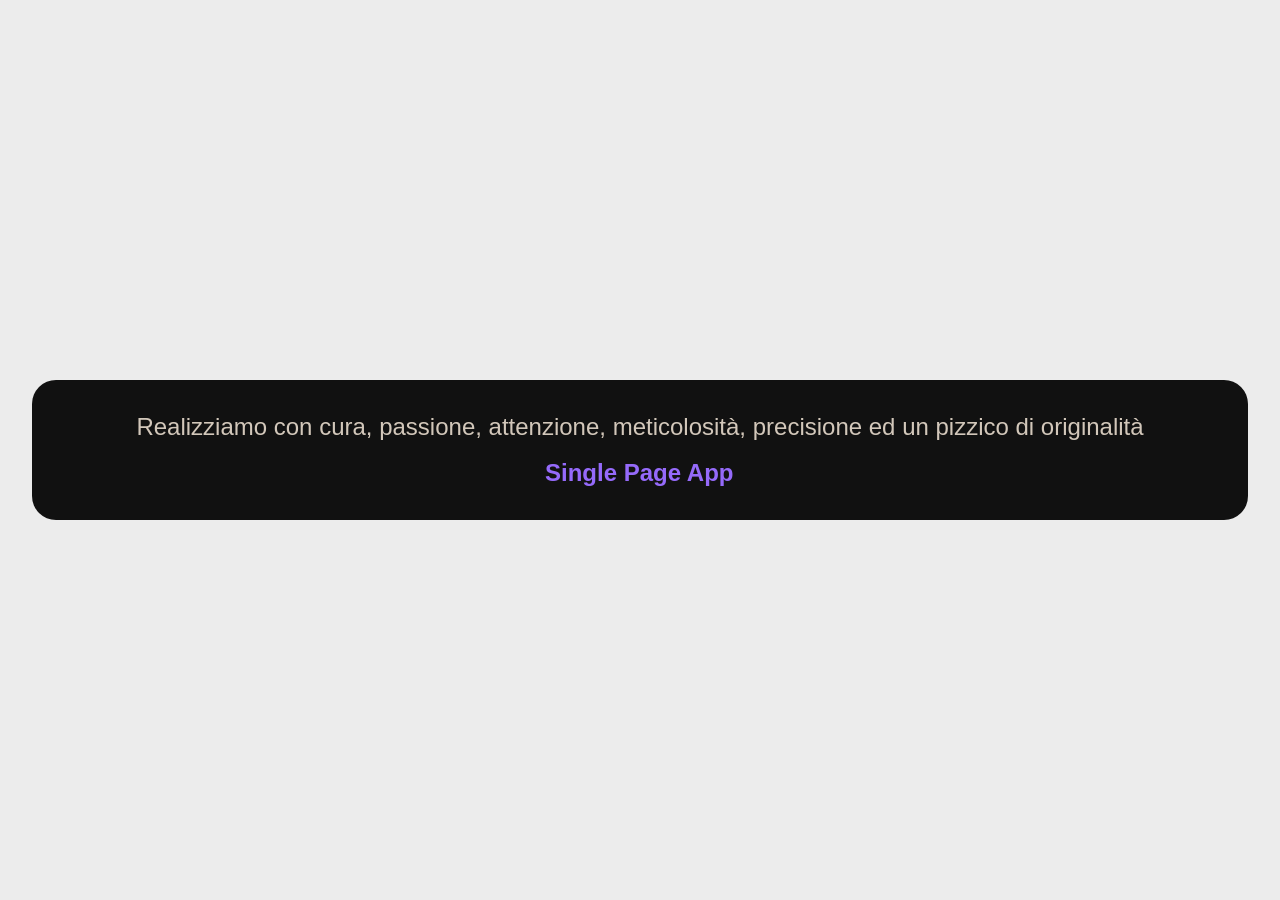
<file: phrasepage/index.html>
<!DOCTYPE html>
<html lang="en">
<head>
    <meta charset="UTF-8">
    <meta name="viewport" content="width=device-width, initial-scale=1.0">
    <link rel="preconnect" href="https://fonts.gstatic.com">
		<link href="https://fonts.googleapis.com/css2?family=Bree+Serif&display=swap" rel="stylesheet">
    <link rel="stylesheet" href="styles.css">
    <title>Document</title>
</head>
<body>
  <div class="card">
    <div class="loader">
      <p>
        Realizziamo con cura, passione, attenzione, meticolosità,
        precisione ed un pizzico di originalità
      </p>

      <div class="words">
        <div class="word-track">
          <span class="word">Single Page App</span>
          <span class="word">Interfacce Web</span>
          <span class="word">App Native</span>
          <span class="word">Single Page App</span>
          <span class="word">Interfacce Web</span>
          <span class="word">App Native</span>
        </div>
      </div>
    </div>
  </div>
</html>
</file>
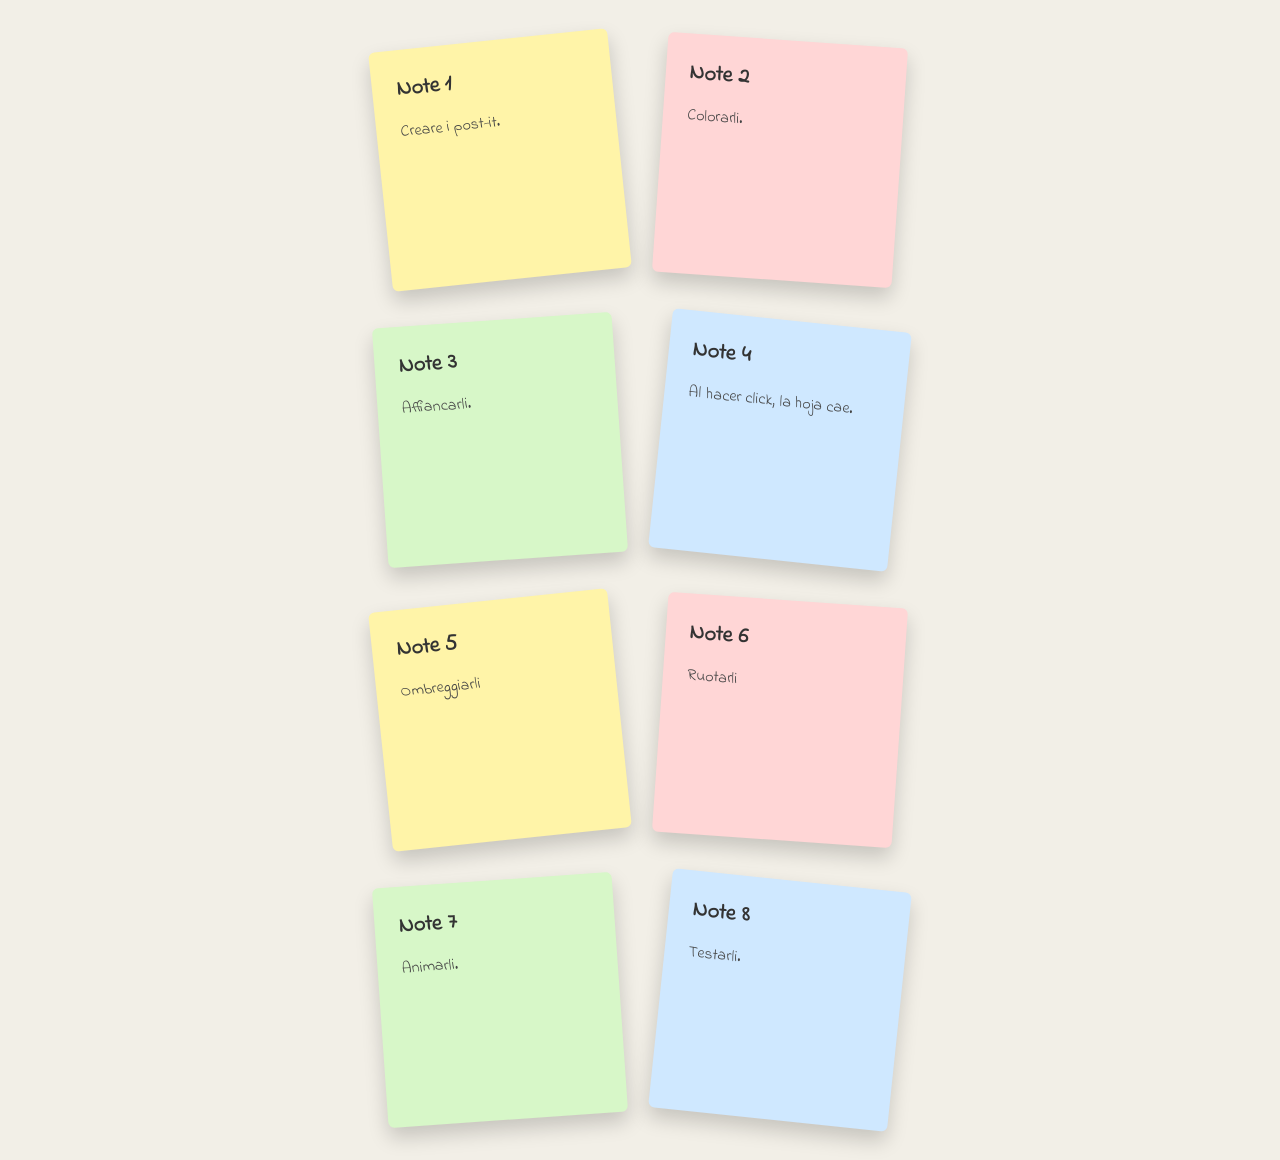
<file: Post-itPage/index.html>
<!DOCTYPE html>
<html lang="es">
<head>
  <meta charset="UTF-8" />
  <meta name="viewport" content="width=device-width, initial-scale=1.0" />
  <link rel="preconnect" href="https://fonts.gstatic.com">
  <link href="https://fonts.googleapis.com/css2?family=Indie+Flower&display=swap" rel="stylesheet">
  <link rel="stylesheet" href="styles.css" />
  <title>Post-it Animados</title>
</head>
<body>
  <main class="page">
    <section class="postit-area">
      <div class="postit postit-1">
        <div class="postit-corner"></div>
        <h2 class="postit-title">Note 1</h2>
        <p class="postit-text">Creare i post-it.</p>
      </div>

      <div class="postit postit-2">
        <div class="postit-corner"></div>
        <h2 class="postit-title">Note 2</h2>
        <p class="postit-text">Colorarli.</p>
      </div>

      <div class="postit postit-3">
        <div class="postit-corner"></div>
        <h2 class="postit-title">Note 3</h2>
        <p class="postit-text">Affiancarli.</p>
      </div>

      <div class="postit postit-4">
        <div class="postit-corner"></div>
        <h2 class="postit-title">Note 4</h2>
        <p class="postit-text">Al hacer click, la hoja cae.</p>
      </div>
      <div class="postit postit-1">
        <div class="postit-corner"></div>
        <h2 class="postit-title">Note 5</h2>
        <p class="postit-text">Ombreggiarli</p>
      </div>

      <div class="postit postit-2">
        <div class="postit-corner"></div>
        <h2 class="postit-title">Note 6</h2>
        <p class="postit-text">Ruotarli</p>
      </div>

      <div class="postit postit-3">
        <div class="postit-corner"></div>
        <h2 class="postit-title">Note 7</h2>
        <p class="postit-text">Animarli.</p>
      </div>

      <div class="postit postit-4">
        <div class="postit-corner"></div>
        <h2 class="postit-title">Note 8</h2>
        <p class="postit-text">Testarli.</p>
      </div>
    </section>
  </main>

  <script>
    const postits = document.querySelectorAll(".postit");

    postits.forEach((postit) => {
      postit.addEventListener("click", () => {
        postit.classList.add("is-falling");

        postit.addEventListener(
          "animationend",
          () => {
            postit.classList.remove("is-falling");
          },
          { once: true }
        );
      });
    });
  </script>
</body>
</html>
</file>
<file: phrasepage/styles.css>
* {
      margin: 0;
      padding: 0;
      box-sizing: border-box;
    }

    body {
      min-height: 100vh;
      display: flex;
      justify-content: center;
      align-items: center;
      background: #ececec;
      font-family: "Poppins", sans-serif;
    }

    .card {
      --bg-color: #111;
      background: var(--bg-color);
      border-radius: 24px;
      padding: 30px 40px;
      width: fit-content;
      max-width: 95%;
    }

    .loader {
      display: flex;
      align-items: center;
      justify-content: center;
      gap: 12px;
      flex-wrap: wrap;
      text-align: center;
      font-size: 24px;
      line-height: 1.4;
      color: #d2c7ba;
      font-weight: 500;
    }

    .loader p {
      margin: 0;
    }

    .words {
      height: 34px;
      overflow: hidden;
      position: relative;
      display: inline-block;
      min-width: 190px;
    }

    .word-track {
      display: flex;
      flex-direction: column;
      animation: spin 6s infinite;
    }

    .word {
      height: 34px;
      line-height: 34px;
      color: #956afa;
      font-weight: 600;
      text-align: left;
      white-space: nowrap;
    }

    @keyframes spin {
      0%, 20% {
        transform: translateY(0);
      }
      30%, 50% {
        transform: translateY(-34px);
      }
      60%, 80% {
        transform: translateY(-68px);
      }
      90%, 100% {
        transform: translateY(0);
      }
    }

    @media (max-width: 768px) {
      .loader {
        flex-direction: column;
        font-size: 18px;
      }

      .words {
        min-width: auto;
      }

      .word {
        text-align: center;
      }
    }
</file>
<file: Post-itPage/styles.css>
* {
  margin: 0;
  padding: 0;
  box-sizing: border-box;
}


body {
  min-height: 100vh;
  font-family: "Indie Flower", cursive, Arial, sans-serif;
  background: #f2efe7;
  display: flex;
  justify-content: center;
  align-items: center;
  overflow-x: hidden;
}


.page {
  width: 100%;
  max-width: 1200px;
  padding: 40px 20px;
}

.postit-area {
  display: grid;
  grid-template-columns: repeat(2, 240px);
  gap: 40px;
  justify-content: center;
  align-items: center;
}


.postit {
  position: relative;
  width: 240px;
  height: 240px;
  padding: 24px;
  background: #fff4a8;
  box-shadow: 0 10px 20px rgba(0, 0, 0, 0.18);
  border-radius: 6px;
  cursor: pointer;
  transform-origin: center;
  transition: transform 0.3s ease, box-shadow 0.3s ease;
  overflow: hidden;
}

/* VARIACIONES DE COLOR */
.postit-1 {
  background: #fff4a8;
  transform: rotate(-6deg);
}

.postit-2 {
  background: #ffd6d6;
  transform: rotate(4deg);
}

.postit-3 {
  background: #d7f7c8;
  transform: rotate(-4deg);
}

.postit-4 {
  background: #cfe8ff;
  transform: rotate(6deg);
}

/* TITULO Y TEXTO */
.postit-title {
  font-size: 22px;
  margin-bottom: 14px;
  color: #333333;
}

.postit-text {
  font-size: 16px;
  line-height: 1.5;
  color: #444444;
}

/* ESQUINA DOBLADA */
.postit-corner {
  position: absolute;
  top: 0;
  right: 0;
  width: 0;
  height: 0;
  border-top: 0 solid rgba(255, 255, 255, 0.9);
  border-left: 0 solid transparent;
  transition: all 0.35s ease;
  filter: drop-shadow(-2px 2px 2px rgba(0, 0, 0, 0.12));
}

/* HOVER: LEVANTAR ESQUINA */
.postit:hover {
  transform: scale(1.03) rotate(0deg);
  box-shadow: 0 16px 28px rgba(0, 0, 0, 0.22);
}

.postit:hover .postit-corner {
  border-top: 50px solid rgba(255, 255, 255, 0.95);
  border-left: 50px solid transparent;
}

/* ANIMACION DE CAIDA */
.is-falling {
  animation: fallDown 0.9s ease-in forwards;
}

@keyframes fallDown {
  0% {
    transform: translateY(0) rotate(0deg);
    opacity: 1;
  }

  20% {
    transform: translateY(10px) rotate(4deg);
    opacity: 1;
  }

  50% {
    transform: translateY(120px) rotate(12deg);
    opacity: 0.9;
  }

  80% {
    transform: translateY(320px) rotate(24deg);
    opacity: 0.6;
  }

  100% {
    transform: translateY(520px) rotate(35deg);
    opacity: 0;
  }
}

/* RESPONSIVE */
@media (max-width: 640px) {
  .postit-area {
    grid-template-columns: 1fr;
  }

  .postit {
    width: 100%;
    max-width: 280px;
    margin: 0 auto;
  }
}
</file>
